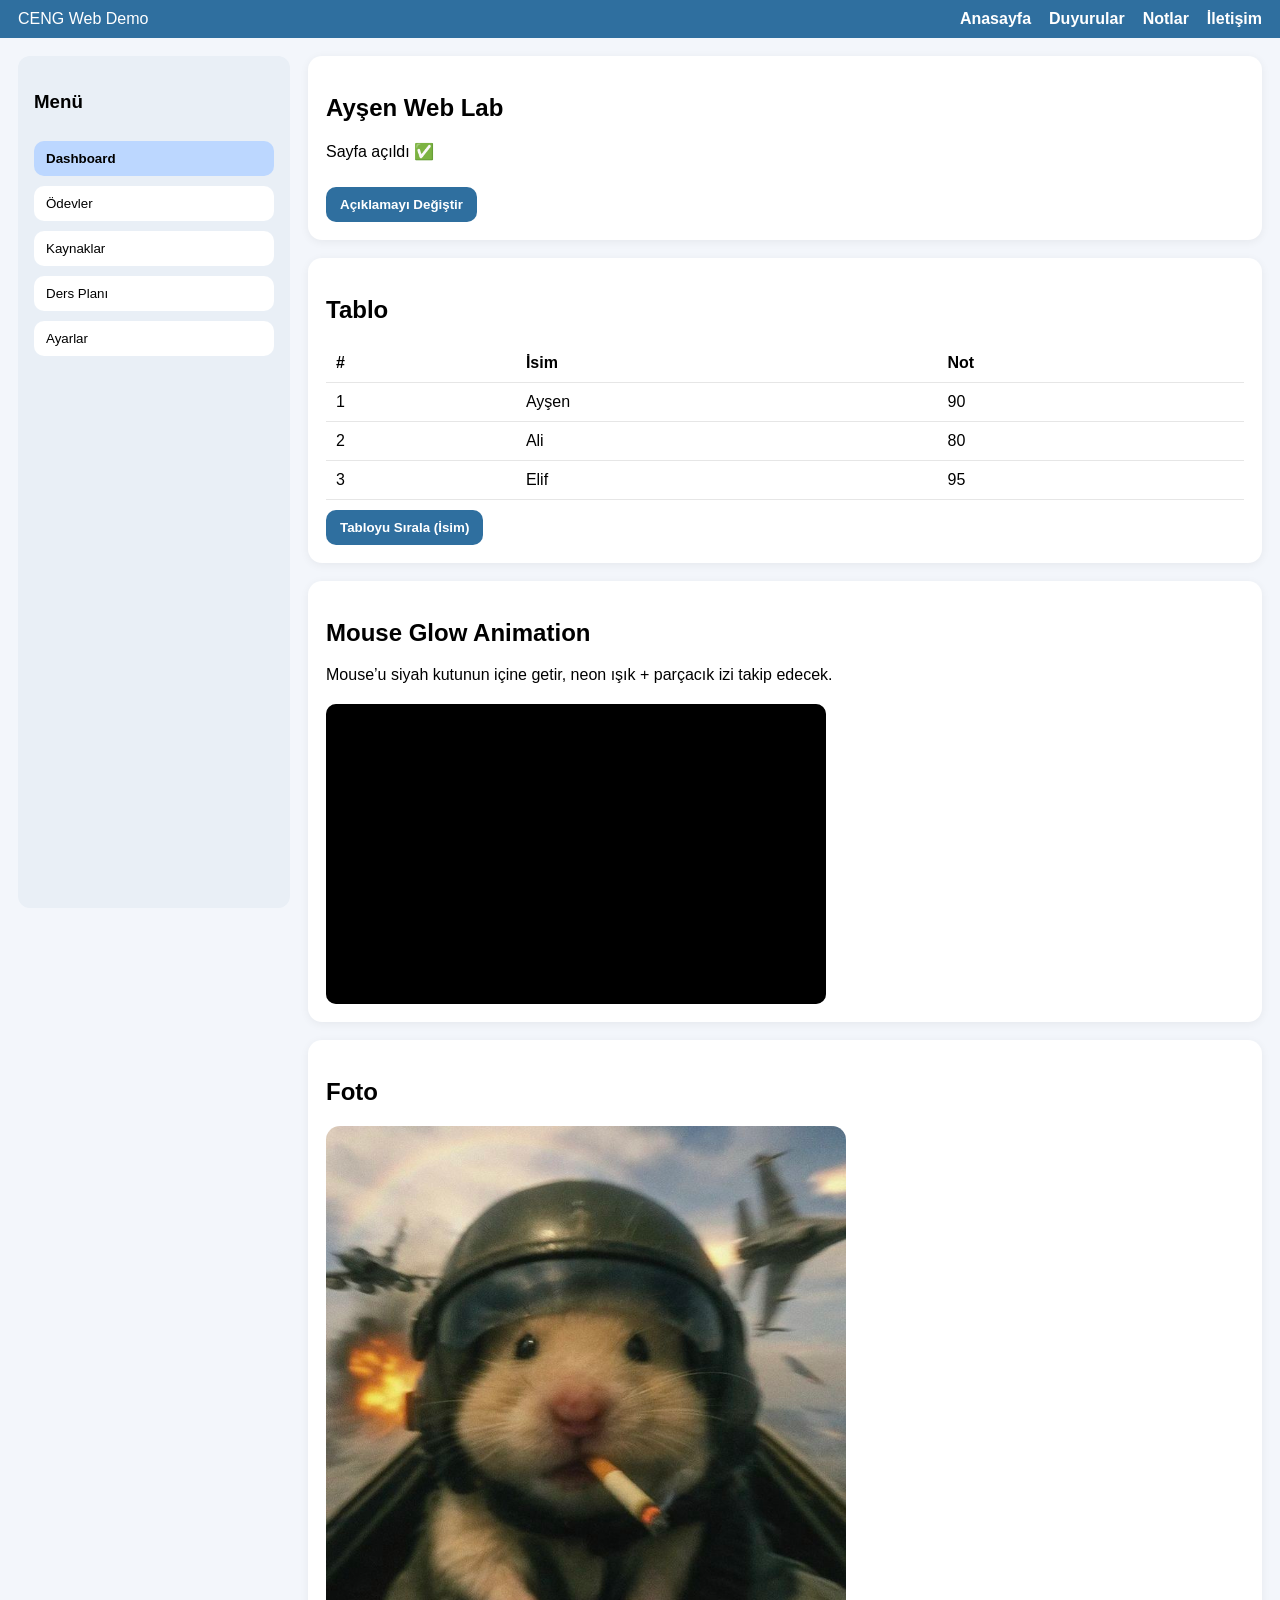
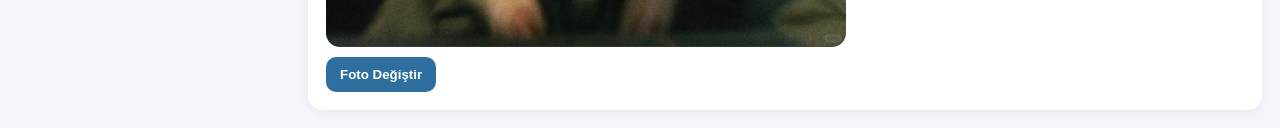
<file: Ceng383_25-26_2211014/index.html>
<!doctype html>
<html lang="tr">
<head>
  <meta charset="UTF-8" />
  <meta name="viewport" content="width=device-width, initial-scale=1.0" />
  <title>Ayşen Web Lab</title>
  <link rel="stylesheet" href="style.css" />
</head>

<body>

  <!-- NAVBAR -->
  <nav class="topbar">
    <div class="nav-left">CENG Web Demo</div>
    <ul class="nav-links">
      <li><a href="#">Anasayfa</a></li>
      <li><a href="#">Duyurular</a></li>
      <li><a href="#">Notlar</a></li>
      <li><a href="#">İletişim</a></li>
    </ul>
  </nav>

  <div class="layout">

    <!-- SIDEBAR -->
    <aside class="sidebar">
      <h3>Menü</h3>
      <button class="sidebtn active">Dashboard</button>
      <button class="sidebtn">Ödevler</button>
      <button class="sidebtn">Kaynaklar</button>
      <button class="sidebtn">Ders Planı</button>
      <button class="sidebtn">Ayarlar</button>
    </aside>

    <!-- MAIN -->
    <main class="main">

      <!-- ÜST KART -->
      <section class="card">
        <h1>Ayşen Web Lab</h1>

        <p id="descText">Sayfa açıldı ✅</p>
        <button id="btnChangeDesc" class="action-btn">Açıklamayı Değiştir</button>
      </section>

      <!-- TABLO -->
      <section class="card">
        <h2>Tablo</h2>

        <table class="tbl" id="studentTable">
          <thead>
            <tr>
              <th>#</th>
              <th>İsim</th>
              <th>Not</th>
            </tr>
          </thead>
          <tbody id="studentBody">
            <tr><td>1</td><td>Ayşen</td><td>90</td></tr>
            <tr><td>2</td><td>Ali</td><td>80</td></tr>
            <tr><td>3</td><td>Elif</td><td>95</td></tr>
          </tbody>
        </table>

        <button id="btnSortByName" class="action-btn">Tabloyu Sırala (İsim)</button>
      </section>

      <!-- MOUSE GLOW ANIMATION (SİYAH KUTU) -->
      <section class="card">
        <h2>Mouse Glow Animation</h2>
        <p class="hint">Mouse’u siyah kutunun içine getir, neon ışık + parçacık izi takip edecek.</p>

        <div class="glow-box" id="glowBox">
          <div class="glow-core" id="glowCore"></div>
          <canvas id="trailCanvas"></canvas>
        </div>
      </section>

      <!-- FOTO -->
      <section class="card">
        <h2>Foto</h2>

        <img id="photo" class="photo" src="img/1.jpg" alt="Foto" />
        <button id="btnChangePhoto" class="action-btn">Foto Değiştir</button>
      </section>

    </main>
  </div>

  <script src="javascript.js"></script>
</body>
</html>
</file>
<file: Ceng383_25-26_2211014/style.css>
body {
  margin: 0;
  font-family: Arial, sans-serif;
  background: #f3f6fb;
}

/* NAVBAR */
.topbar {
  background: #2f6f9f;
  color: #fff;
  display: flex;
  justify-content: space-between;
  padding: 10px 18px;
  align-items: center;
}

.nav-links {
  list-style: none;
  display: flex;
  gap: 18px;
  margin: 0;
  padding: 0;
}

.nav-links a {
  color: #fff;
  text-decoration: none;
  font-weight: 600;
}

/* LAYOUT */
.layout {
  display: flex;
  gap: 18px;
  padding: 18px;
}

.sidebar {
  width: 240px;
  background: #e9eff6;
  padding: 16px;
  border-radius: 12px;
  height: calc(100vh - 80px);
}

.sidebtn {
  width: 100%;
  padding: 10px 12px;
  margin-top: 10px;
  border: 0;
  border-radius: 10px;
  background: #fff;
  cursor: pointer;
  text-align: left;
}

.sidebtn.active {
  background: #bcd7ff;
  font-weight: 700;
}

.main {
  flex: 1;
  display: flex;
  flex-direction: column;
  gap: 18px;
}

/* CARD */
.card {
  background: #fff;
  border-radius: 14px;
  padding: 18px;
  box-shadow: 0 2px 10px rgba(0, 0, 0, 0.06);
}

/* BUTTON */
.action-btn {
  margin-top: 10px;
  border: 0;
  border-radius: 10px;
  padding: 10px 14px;
  cursor: pointer;
  background: #2f6f9f;
  color: #fff;
  font-weight: 700;
}

.action-btn:hover {
  opacity: 0.9;
}

/* TABLE */
.tbl {
  width: 100%;
  border-collapse: collapse;
  margin-top: 10px;
}

.tbl th, .tbl td {
  border-bottom: 1px solid #e6e6e6;
  padding: 10px;
  text-align: left;
}

/* PHOTO */
.photo {
  width: 520px;
  max-width: 100%;
  border-radius: 14px;
  display: block;
  margin-top: 10px;
}
/* Mouse takip eden ışıltı */
.mouse-glow{
  position: fixed;
  left: 0;
  top: 0;
  width: 180px;
  height: 180px;
  border-radius: 50%;
  pointer-events: none;         /* tıklamaları engellemesin */
  z-index: 9999;

  /* ışıltı efekti */
  background: radial-gradient(circle,
    rgba(47,111,159,0.35) 0%,
    rgba(47,111,159,0.18) 35%,
    rgba(47,111,159,0.00) 70%
  );

  transform: translate(-9999px, -9999px);
  filter: blur(2px);
  opacity: 0;
  transition: opacity 0.2s ease;
}
/* mouse animasyon kutusu */
.glow-box{
  width:500px;
  height:300px;
  background:black;
  margin-top:20px;
  position:relative;
  overflow:hidden;
  border-radius:10px;
}

/* mouse ışığı */
.glow{
  width:120px;
  height:120px;
  border-radius:50%;
  position:absolute;
  pointer-events:none;

  background: radial-gradient(circle,
  rgba(0,150,255,0.8) 0%,
  rgba(0,150,255,0.3) 40%,
  rgba(0,150,255,0) 70%);

  transform:translate(-60px,-60px);
}
</file>
